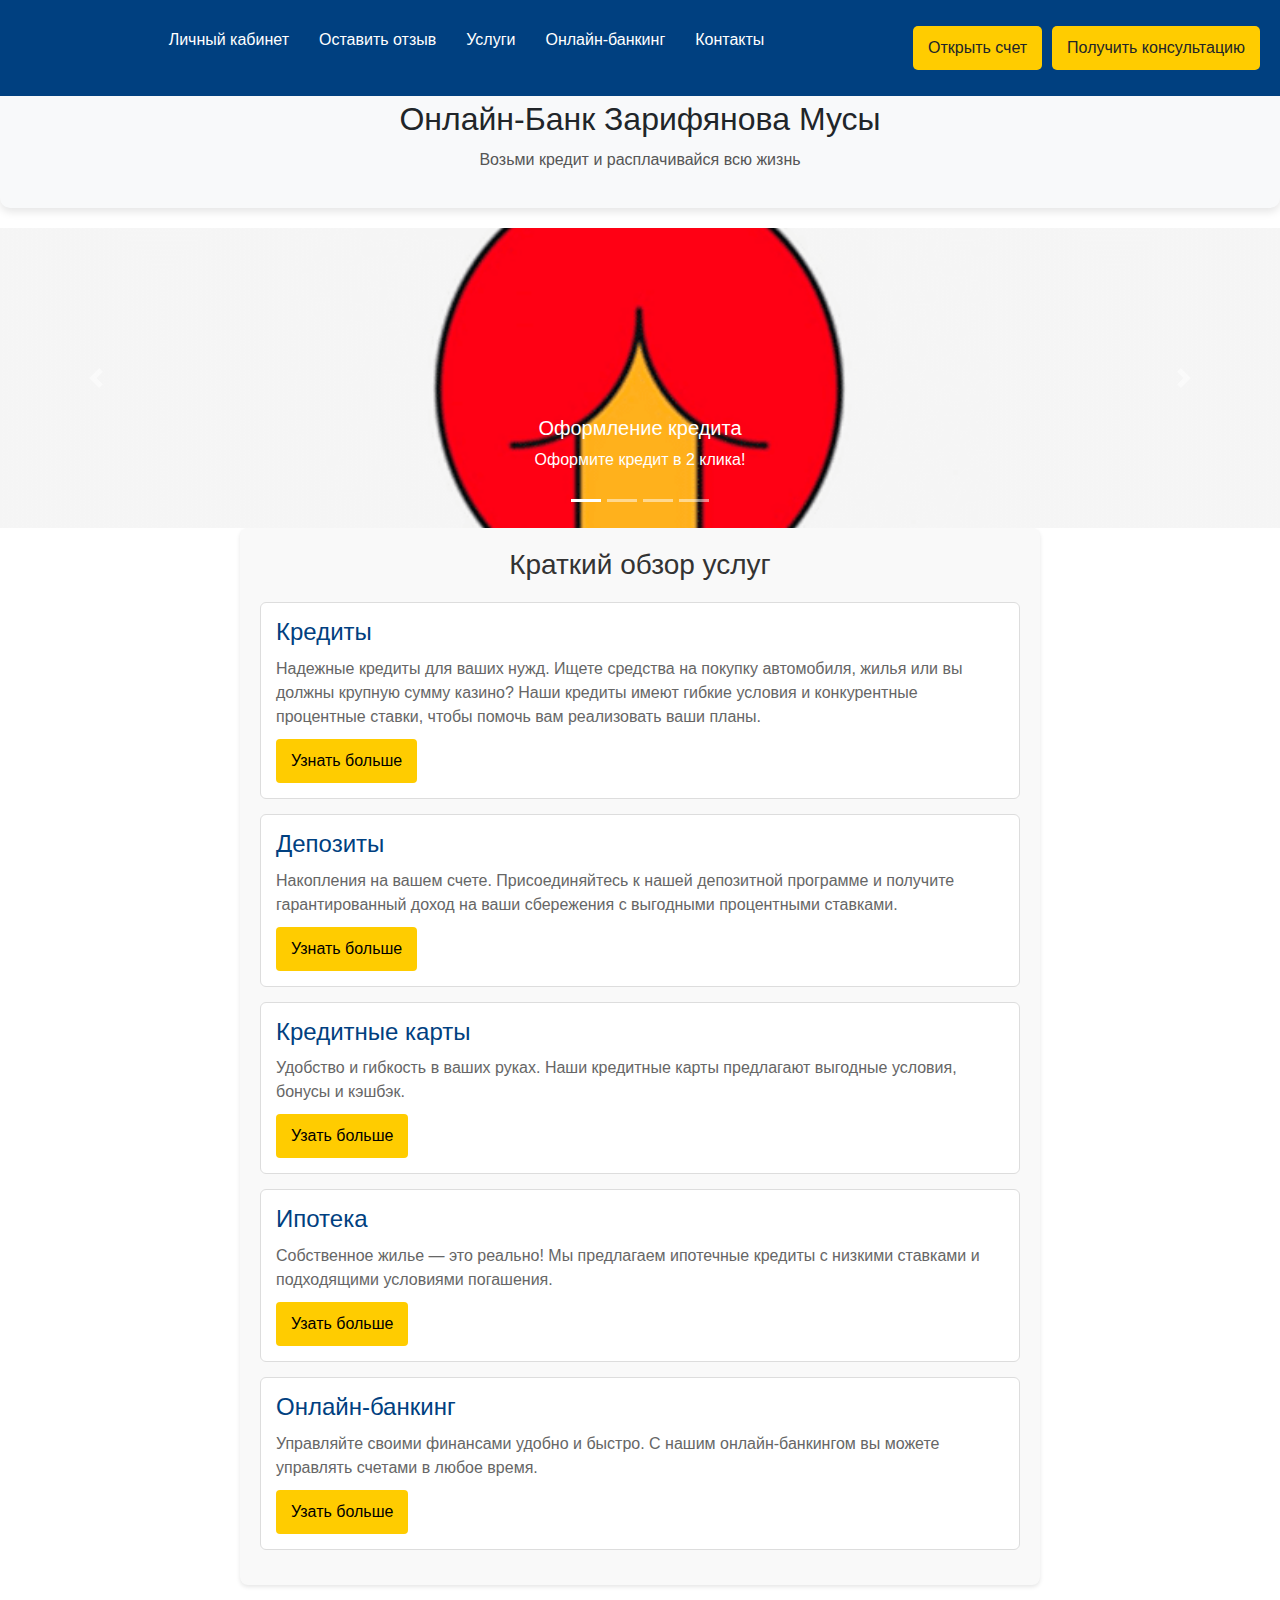
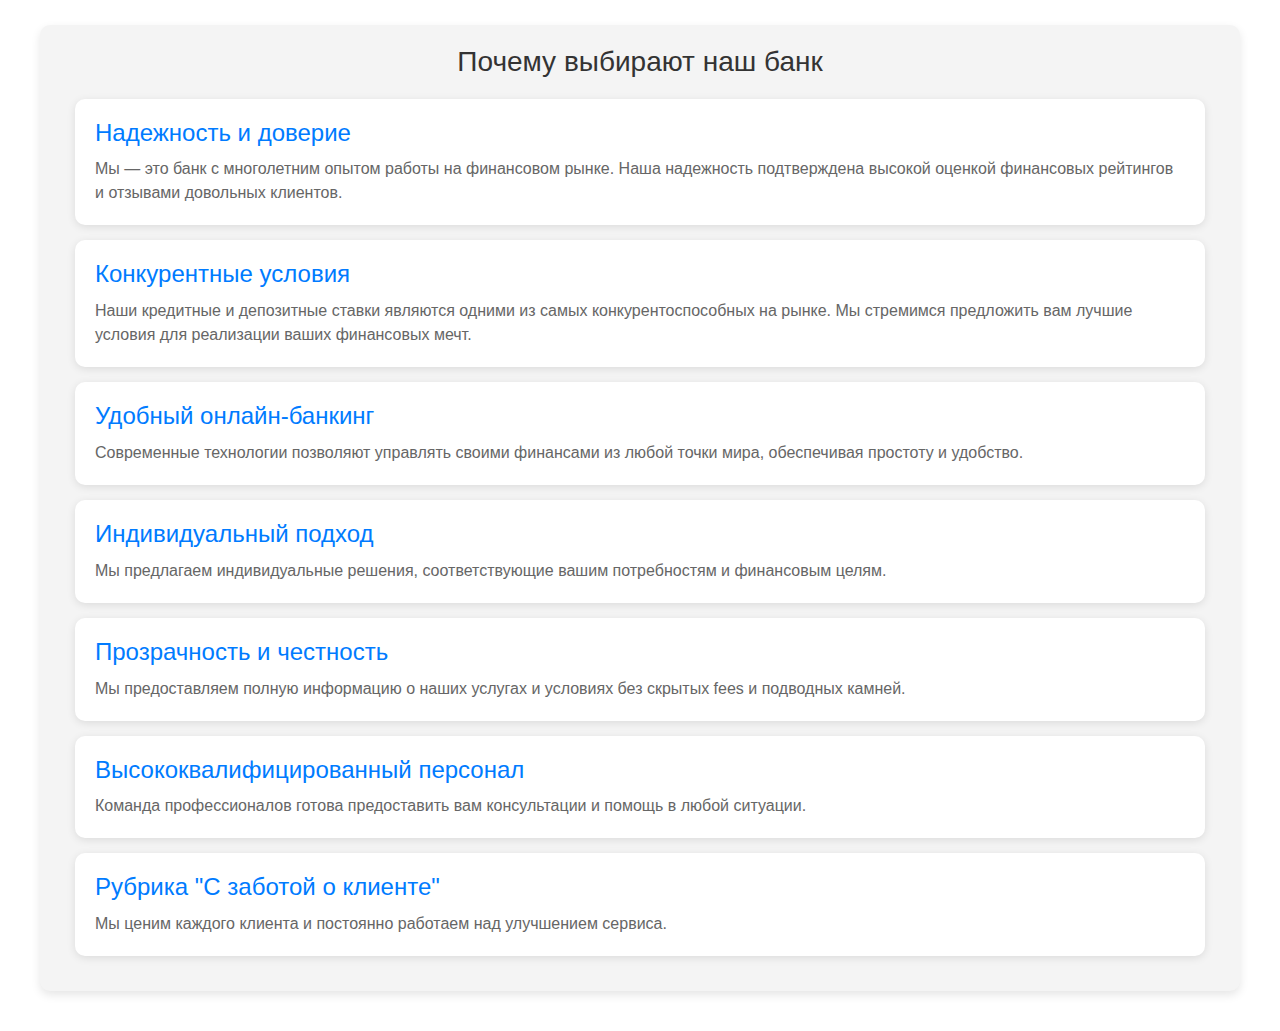
<file: index.html>
<!DOCTYPE html>
<html lang="ru">
<head>
    <meta charset="UTF-8">
    <meta name="viewport" content="width=device-width, initial-scale=1.0">
    <title>Bank</title>
    <link rel="stylesheet" href="https://stackpath.bootstrapcdn.com/bootstrap/4.5.2/css/bootstrap.min.css">
    <link rel="stylesheet" href="styles.css">
</head>
<body>
    <header class="header">
        <div class="logo">
            <a href="index.html">
                
            </a>
        </div>
        <nav class="navbar">
            <ul>
                <li><a href="profile.html">Личный кабинет</a></li>
                <!-- <li><a href="#">Кредиты</a></li>
                <li><a href="#">Депозиты</a></li>
                <li><a href="#">Кредитные карты</a></li>
                <li><a href="#">Ипотека</a></li> -->
                <li><a href="reviews.html">Оставить отзыв</a></li>
                <li><a href="service.html">Услуги</a></li>
                <li><a href="#">Онлайн-банкинг</a></li>
                <li><a href="contacts.html">Контакты</a></li>
            </ul>
        </nav>
        <div class="buttons">
            <button id="openAccount" class="btn">Открыть счет</button>
            <button class="btn" id="getConsultation">Получить консультацию</button>
        </div>
    </header>

    <div class="label">
        <h2>Онлайн-Банк Зарифянова  Мусы</h2>
        <p class="credit-note">Возьми кредит и расплачивайся всю жизнь</p>
    </div>

    <div id="carouselExampleIndicators" class="carousel slide" data-ride="carousel">
        <ol class="carousel-indicators">
            <li data-target="#carouselExampleIndicators" data-slide-to="0" class="active"></li>
            <li data-target="#carouselExampleIndicators" data-slide-to="1"></li>
            <li data-target="#carouselExampleIndicators" data-slide-to="2"></li>
            <li data-target="#carouselExampleIndicators" data-slide-to="3"></li>
        </ol>
        <div class="carousel-inner">
            <div class="carousel-item active">
                <img src="logoBank.png" class="d-block w-100" alt="Слайд 1">
                <div class="carousel-caption d-none d-md-block">
                    <h5>Оформление кредита</h5>
                    <p>Оформите кредит в 2 клика!</p>
                </div>
            </div>
            <div class="carousel-item">
                <img src="logoBank.png" class="d-block w-100" alt="Слайд 2">
                <div class="carousel-caption d-none d-md-block">
                    <h5>Иппотека</h5>
                    <p>Мечтаете о своем доме? Поможем оформить иппотеку</p>
                </div>
            </div>
            <div class="carousel-item">
                <img src="logoBank.png" class="d-block w-100" alt="Слайд 3">
                <div class="carousel-caption d-none d-md-block">
                    <h5>Депозиты</h5>
                    <p>Деньги будут работать на вас</p>
                </div>
            </div>
            <div class="carousel-item">
                <img src="logoBank.png" class="d-block w-100" alt="Слайд 2">
                <div class="carousel-caption d-none d-md-block">
                    <h5>Кредитные карты</h5>
                    <p>Оформление кредитных карт</p>
                </div>
            </div>
        </div>
        <a class="carousel-control-prev" href="#carouselExampleIndicators" role="button" data-slide="prev">
            <span class="carousel-control-prev-icon" aria-hidden="true"></span>
            <span class="sr-only">Предыдущий</span>
        </a>
        <a class="carousel-control-next" href="#carouselExampleIndicators" role="button" data-slide="next">
            <span class="carousel-control-next-icon" aria-hidden="true"></span>
            <span class="sr-only">Следующий</span>
        </a>
    </div>

    <div class="services-overview">
        <h3>Краткий обзор услуг</h3>

        <div class="service">
            <h4>Кредиты</h4>
            <p>Надежные кредиты для ваших нужд. Ищете средства на покупку автомобиля, жилья или вы должны крупную сумму казино? Наши кредиты имеют гибкие условия и конкурентные процентные ставки, чтобы помочь вам реализовать ваши планы.</p>
            <button>Узнать больше</button>
        </div>

        <div class="service">
            <h4>Депозиты</h4>
            <p>Накопления на вашем счете. Присоединяйтесь к нашей депозитной программе и получите гарантированный доход на ваши сбережения с выгодными процентными ставками.</p>
            <button>Узнать больше</button>
        </div>

        <div class="service">
            <h4>Кредитные карты</h4>
            <p>Удобство и гибкость в ваших руках. Наши кредитные карты предлагают выгодные условия, бонусы и кэшбэк.</p>
            <button>Узать больше</button>
        </div class="service">

        <div class="service">
            <h4>Ипотека</h4>
            <p>Собственное жилье — это реально! Мы предлагаем ипотечные кредиты с низкими ставками и подходящими условиями погашения.</p>
            <button>Узать больше</button>
        </div>

        <div class="service">
            <h4>Онлайн-банкинг</h4>
            <p>Управляйте своими финансами удобно и быстро. С нашим онлайн-банкингом вы можете управлять счетами в любое время.</p>
            <button>Узать больше</button>
        </div>
    </div>


    <div class="why-choose-us">
        <h3>Почему выбирают наш банк</h3>
        <div class="reason-card">
            <h4>Надежность и доверие</h4>
            <p>Мы — это банк с многолетним опытом работы на финансовом рынке. Наша надежность подтверждена высокой оценкой финансовых рейтингов и отзывами довольных клиентов.</p>
        </div>
    
        <div class="reason-card">
            <h4>Конкурентные условия</h4>
            <p>Наши кредитные и депозитные ставки являются одними из самых конкурентоспособных на рынке. Мы стремимся предложить вам лучшие условия для реализации ваших финансовых мечт.</p>
        </div>
    
        <div class="reason-card">
            <h4>Удобный онлайн-банкинг</h4>
            <p>Современные технологии позволяют управлять своими финансами из любой точки мира, обеспечивая простоту и удобство.</p>
        </div>
    
        <div class="reason-card">
            <h4>Индивидуальный подход</h4>
            <p>Мы предлагаем индивидуальные решения, соответствующие вашим потребностям и финансовым целям.</p>
        </div>
    
        <div class="reason-card">
            <h4>Прозрачность и честность</h4>
            <p>Мы предоставляем полную информацию о наших услугах и условиях без скрытых fees и подводных камней.</p>
        </div>
    
        <div class="reason-card">
            <h4>Высококвалифицированный персонал</h4>
            <p>Команда профессионалов готова предоставить вам консультации и помощь в любой ситуации.</p>
        </div>
    
        <div class="reason-card">
            <h4>Рубрика "С заботой о клиенте"</h4>
            <p>Мы ценим каждого клиента и постоянно работаем над улучшением сервиса.</p>
        </div>
    </div>

    <script src="https://code.jquery.com/jquery-3.5.1.slim.min.js"></script>
    <script src="https://cdn.jsdelivr.net/npm/@popperjs/core@2.9.2/dist/umd/popper.min.js"></script>
    <script src="https://stackpath.bootstrapcdn.com/bootstrap/4.5.2/js/bootstrap.min.js"></script>

    <script>
        document.getElementById('openAccount').addEventListener('click', function(event) {
            event.preventDefault();
            window.location.href = "openAccount.html"
        });
        document.getElementById('getConsultation').addEventListener('click', function(event) {
            event.preventDefault();
            window.location.href = 'getConsultation.html'
        });

        document.getElementById('carouselExampleIndicators').addEventListener
    </script>
</body>
</html>
</file>
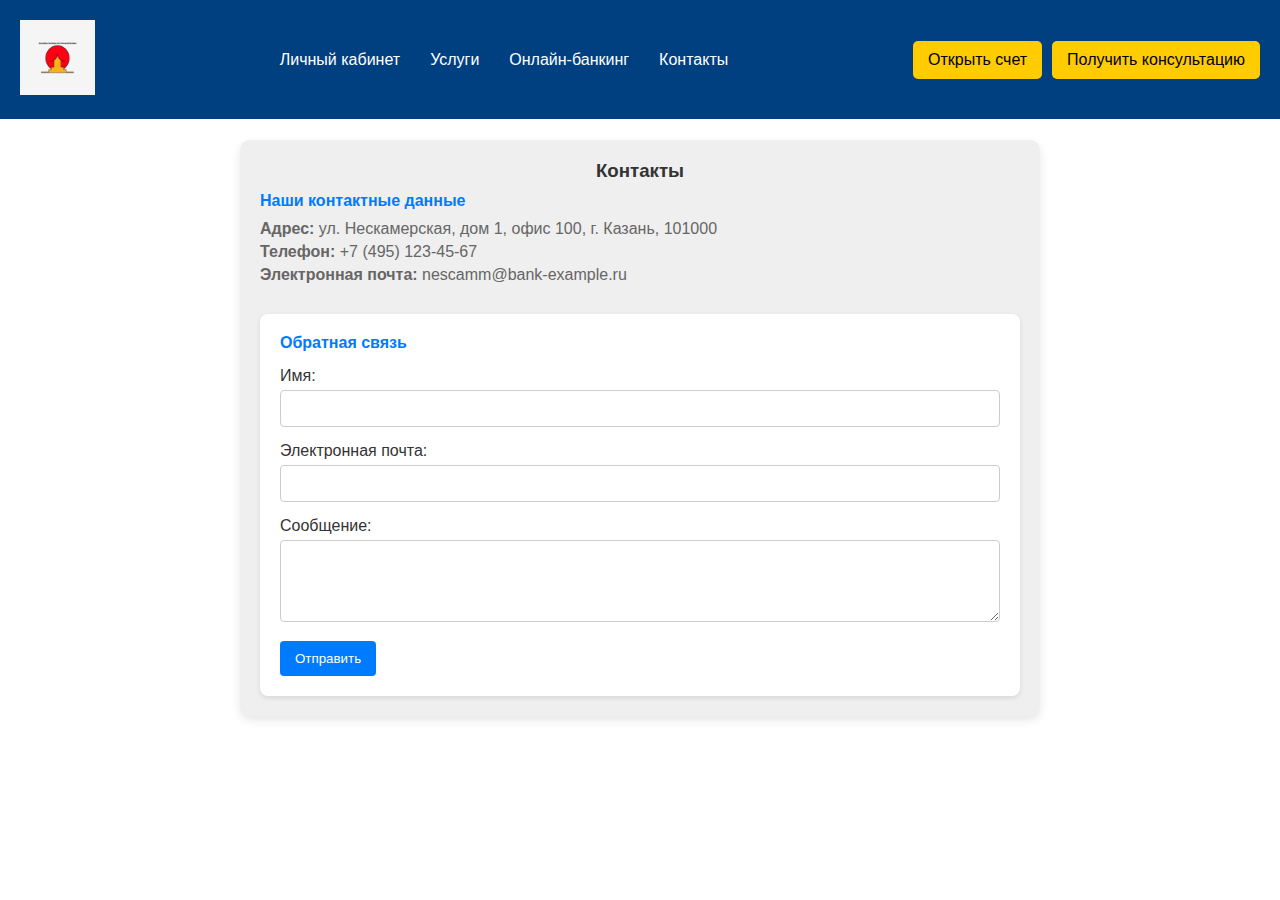
<file: contacts.html>
<!DOCTYPE html> 
<html lang="ru">
<head>
    <meta charset="UTF-8">
    <meta name="viewport" content="width=device-width, initial-scale=1.0">
    <title>Bank</title>
    <link rel="stylesheet" href="styles.css">
</head>
<body>
  <header class="header">
    <div class="logo">
      <a href="index.html">
        <img src="logoBank.png" alt="Логотип банка">
      </a>
    </div>
    <nav class="navbar">
        <ul>
            <li><a href="profile.html">Личный кабинет</a></li>
            <li><a href="service.html">Услуги</a></li>
            <li><a href="#">Онлайн-банкинг</a></li>
            <li><a href="contacts.html">Контакты</a></li>
        </ul>
    </nav>
    <div class="buttons">
        <button class="btn">Открыть счет</button>
        <button class="btn">Получить консультацию</button>
    </div>
  </header>

    <div class="contacts-section">
      <h3>Контакты</h4>

      <div class="contact-info">
        <h4>Наши контактные данные</h4>
        <p><strong>Адрес:</strong> ул. Нескамерская, дом 1, офис 100, г. Казань, 101000</p>
        <p><strong>Телефон:</strong> +7 (495) 123-45-67</p>
        <p><strong>Электронная почта:</strong> nescamm@bank-example.ru</p>
      </div>

      <div class="contact-form">
          <h4>Обратная связь</h4>
          <form action="#" method="post">
              <label for="name">Имя:</label>
              <input type="text" id="name" name="name" required>
  
              <label for="email">Электронная почта:</label>
              <input type="email" id="email" name="email" required>
  
              <label for="message">Сообщение:</label>
              <textarea id="message" name="message" rows="4" required></textarea>
  
              <button type="submit">Отправить</button>
          </form>
      </div>  
  </div>
</body>
</file>
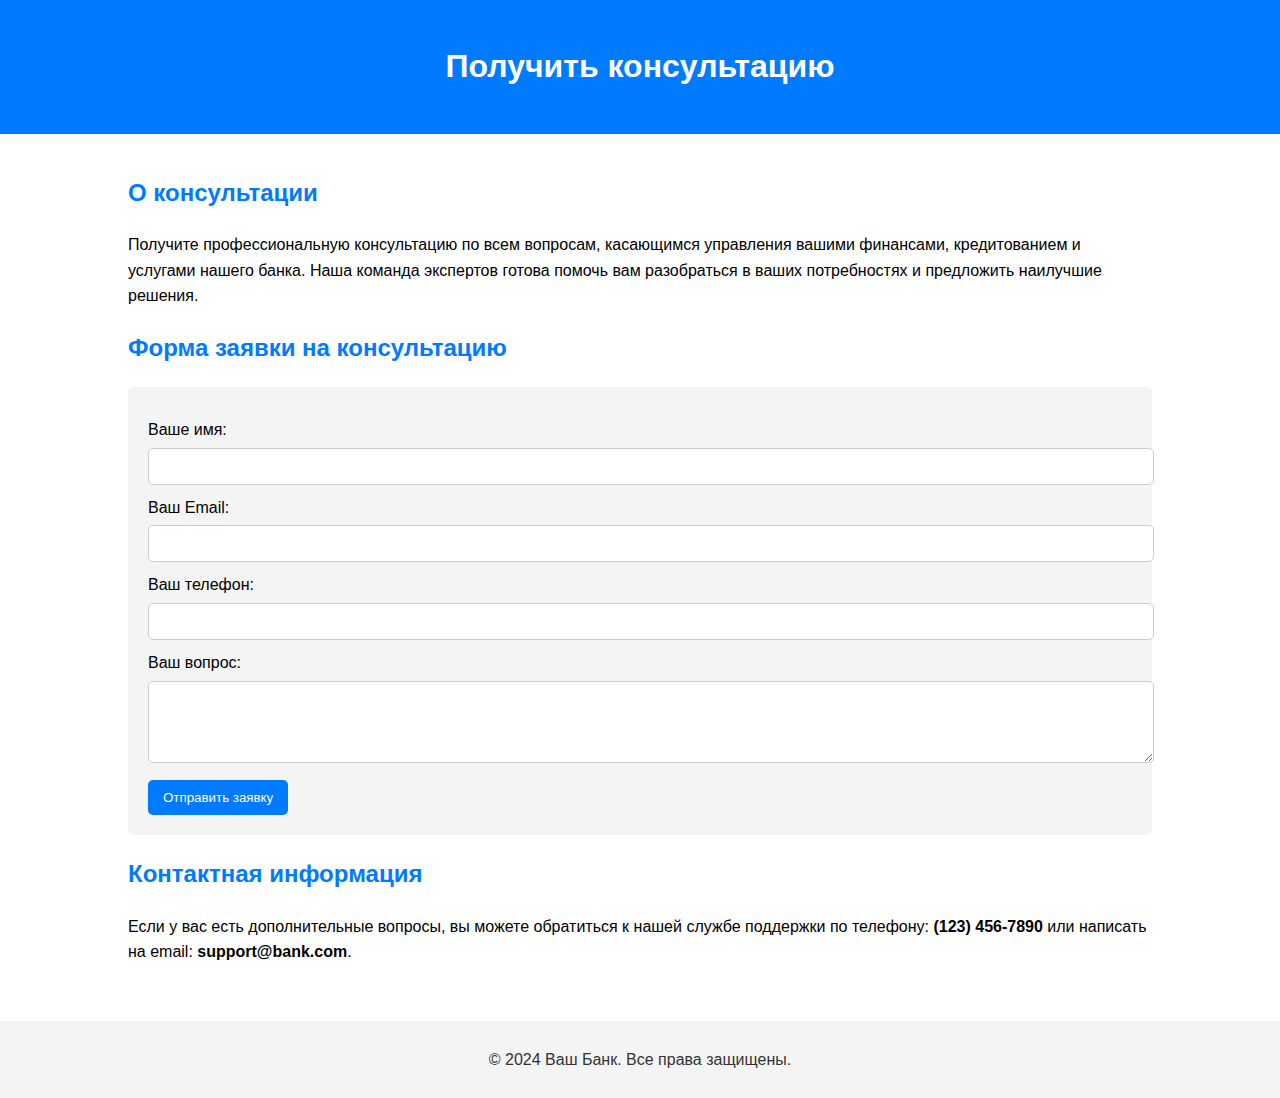
<file: getConsultation.html>
<!DOCTYPE html>
<html lang="ru">
<head>
    <meta charset="UTF-8">
    <meta name="viewport" content="width=device-width, initial-scale=1.0">
    <title>Получить консультацию</title>
    <link rel="stylesheet" href="getConsultationStyle.css">
</head>
<body>
    <header>
        <div class="container">
            <h1>Получить консультацию</h1>
        </div>
    </header>

    <main class="container">
        <section id="about">
            <h2>О консультации</h2>
            <p>Получите профессиональную консультацию по всем вопросам, касающимся управления вашими финансами, кредитованием и услугами нашего банка. Наша команда экспертов готова помочь вам разобраться в ваших потребностях и предложить наилучшие решения.</p>
        </section>

        <section id="form">
            <h2>Форма заявки на консультацию</h2>
            <form action="#" method="POST">
                <label for="name">Ваше имя:</label>
                <input type="text" id="name" name="name" required>

                <label for="email">Ваш Email:</label>
                <input type="email" id="email" name="email" required>

                <label for="phone">Ваш телефон:</label>
                <input type="tel" id="phone" name="phone" required>

                <label for="question">Ваш вопрос:</label>
                <textarea id="question" name="question" rows="4" required></textarea>

                <button id = "push" type="submit">Отправить заявку</button>
            </form>
        </section>

        <section id="contact">
            <h2>Контактная информация</h2>
            <p>Если у вас есть дополнительные вопросы, вы можете обратиться к нашей службе поддержки по телефону: <strong>(123) 456-7890</strong> или написать на email: <strong>support@bank.com</strong>.</p>
        </section>

        <script>
          document.getElementById("push").addEventListener("click", function(event) {
            event.preventDefault()

            document.location.href = "index.html"
            alert("Вы успешно записались на консультацию. Мы позвоним вам в скором времени")
          });
        </script>
    </main>

    <footer>
        <div class="container">
            <p>&copy; 2024 Ваш Банк. Все права защищены.</p>
        </div>
    </footer>
</body>
</html>
</file>
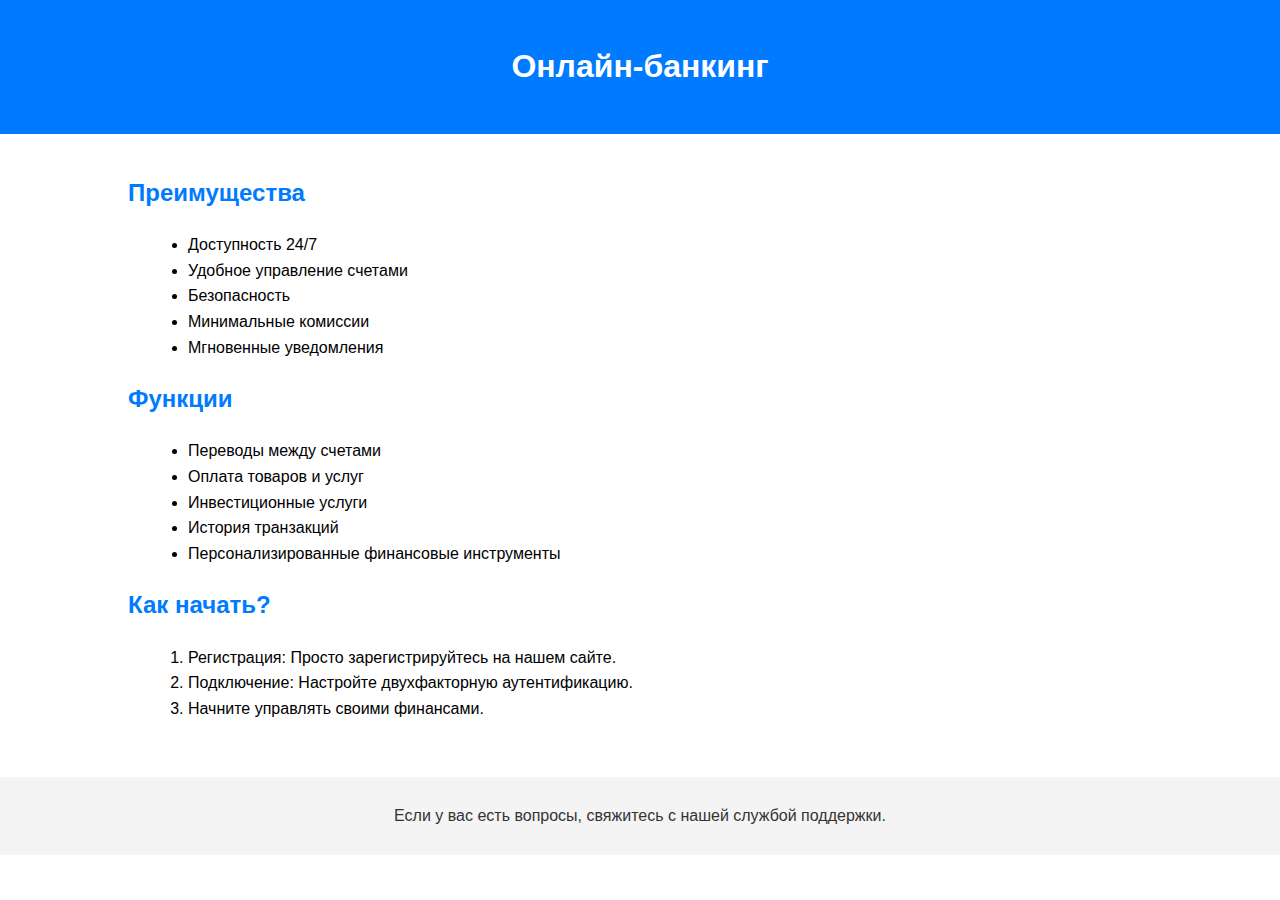
<file: onlineBanking.html>
<!DOCTYPE html>
<html lang="ru">
<head>
    <meta charset="UTF-8">
    <meta name="viewport" content="width=device-width, initial-scale=1.0">
    <title>Онлайн-банкинг</title>
    <link rel="stylesheet" href="onlineBankingStyle.css">
</head>
<body>
    <header>
        <div class="container">
            <h1>Онлайн-банкинг</h1>
        </div>
    </header>

    <main class="container">
        <section id="advantages">
            <h2>Преимущества</h2>
            <ul>
                <li>Доступность 24/7</li>
                <li>Удобное управление счетами</li>
                <li>Безопасность</li>
                <li>Минимальные комиссии</li>
                <li>Мгновенные уведомления</li>
            </ul>
        </section>

        <section id="features">
            <h2>Функции</h2>
            <ul>
                <li>Переводы между счетами</li>
                <li>Оплата товаров и услуг</li>
                <li>Инвестиционные услуги</li>
                <li>История транзакций</li>
                <li>Персонализированные финансовые инструменты</li>
            </ul>
        </section>

        <section id="start">
            <h2>Как начать?</h2>
            <ol>
                <li>Регистрация: Просто зарегистрируйтесь на нашем сайте.</li>
                <li>Подключение: Настройте двухфакторную аутентификацию.</li>
                <li>Начните управлять своими финансами.</li>
            </ol>
        </section>
    </main>

    <footer>
        <div class="container">
            <p>Если у вас есть вопросы, свяжитесь с нашей службой поддержки.</p>
        </div>
    </footer>
</body>
</html>
</file>
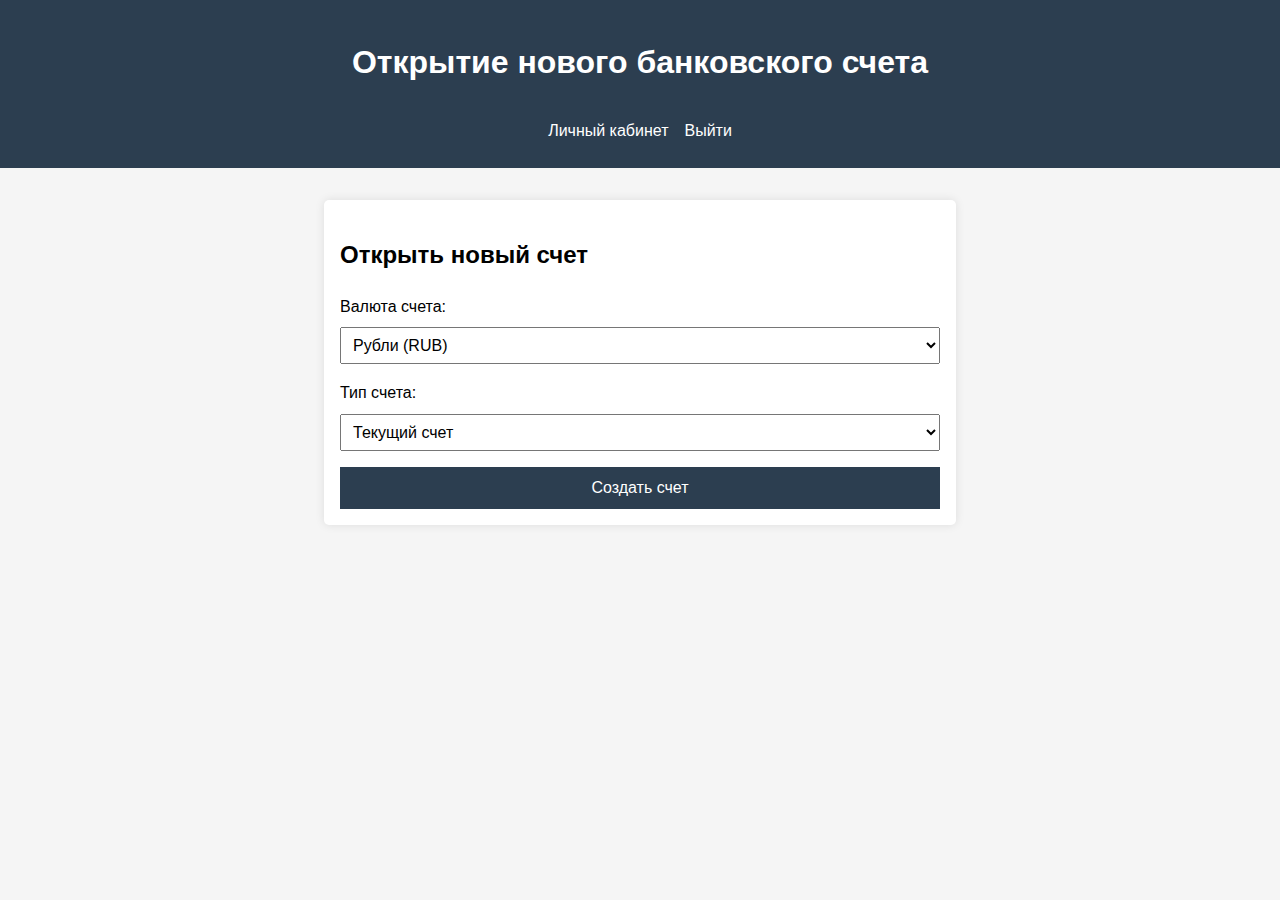
<file: openAccount.html>
<!DOCTYPE html>
<html lang="ru">
<head>
    <meta charset="UTF-8">
    <meta name="viewport" content="width=device-width, initial-scale=1.0">
    <title>Открытие нового счета - Банк</title>
    <style>
        body {
            font-family: Arial, sans-serif;
            line-height: 1.6;
            margin: 0;
            padding: 0;
            background-color: #f5f5f5;
        }
        header {
            background-color: #2c3e50;
            color: white;
            padding: 1rem;
            text-align: center;
        }
        nav {
            display: flex;
            justify-content: center;
            gap: 1rem;
            padding: 0.5rem;
        }
        nav a {
            color: white;
            text-decoration: none;
        }
        main {
            max-width: 600px;
            margin: 2rem auto;
            padding: 1rem;
            background: white;
            border-radius: 5px;
            box-shadow: 0 0 10px rgba(0,0,0,0.1);
        }
        .form-group {
            margin-bottom: 1rem;
        }
        label {
            display: block;
            margin-bottom: 0.5rem;
        }
        select, button {
            width: 100%;
            padding: 0.5rem;
            font-size: 1rem;
        }
        button {
            background-color: #2c3e50;
            color: white;
            border: none;
            cursor: pointer;
            padding: 0.75rem;
        }
        button:hover {
            background-color: #1a252f;
        }
        .hidden {
            display: none;
        }
        .success {
            color: green;
            margin-top: 1rem;
            padding: 0.5rem;
            background-color: #e8f5e9;
        }
        .error {
            color: red;
            margin-top: 1rem;
            padding: 0.5rem;
            background-color: #ffebee;
        }
    </style>
</head>
<body>
    <header>
        <h1>Открытие нового банковского счета</h1>
        <nav>
            <a href="/dashboard">Личный кабинет</a>
            <a href="/logout">Выйти</a>
        </nav>
    </header>

    <main>
        <div class="account-creation-container">
            <h2>Открыть новый счет</h2>
            
            <form id="createAccountForm">
                <div class="form-group">
                    <label for="currency">Валюта счета:</label>
                    <select id="currency" name="currency" required>
                        <option value="RUB">Рубли (RUB)</option>
                        <option value="USD">Доллары (USD)</option>
                        <option value="EUR">Евро (EUR)</option>
                    </select>
                </div>
                
                <div class="form-group">
                    <label for="accountType">Тип счета:</label>
                    <select id="accountType" name="accountType" required>
                        <option value="current">Текущий счет</option>
                        <option value="savings">Сберегательный счет</option>
                    </select>
                </div>
                
                <button type="submit" class="btn-primary">Создать счет</button>
            </form>
            
            <div id="responseMessage" class="hidden"></div>
        </div>
    </main>

    <script>
        document.getElementById("createAccountForm").addEventListener("submit", async function(e) {
            e.preventDefault();
            
            const submitBtn = e.target.querySelector('button[type="submit"]');
            const messageDiv = document.getElementById("responseMessage");
            
            submitBtn.disabled = true;
            submitBtn.textContent = "Создание...";
            messageDiv.className = "hidden";
            
            try {
                const formData = {
                    currency: document.getElementById("currency").value,
                    accountType: document.getElementById("accountType").value
                };
                
                const response = await fetch('openAccount.php', {
                    method: 'POST',
                    headers: {
                        'Content-Type': 'application/json'
                    },
                    body: JSON.stringify(formData),
                    credentials: 'include'
                });
                
                const result = await response.json();
                
                if (!response.ok) {
                    throw new Error(result.message || 'Ошибка сервера');
                }
                
                // NEW: Показываем проценты для сберегательного счета
                let message = `Счет №${result.accountNumber} (${result.currency}, ${result.accountType}) создан!`;
                if (result.accountType === 'savings' && result.interest !== null) {
                    message += `<br>Примерный доход за год: ${result.interest} ${result.currency}`;
                }
                
                messageDiv.innerHTML = message;
                messageDiv.className = "success";
                
                setTimeout(() => {
                    window.location.href = '/dashboard';
                }, 3000);
                
            } catch (error) {
                messageDiv.textContent = error.message;
                messageDiv.className = "error";
            } finally {
                submitBtn.disabled = false;
                submitBtn.textContent = "Создать счет";
            }
        });
    </script>
</body>
</html>
</file>
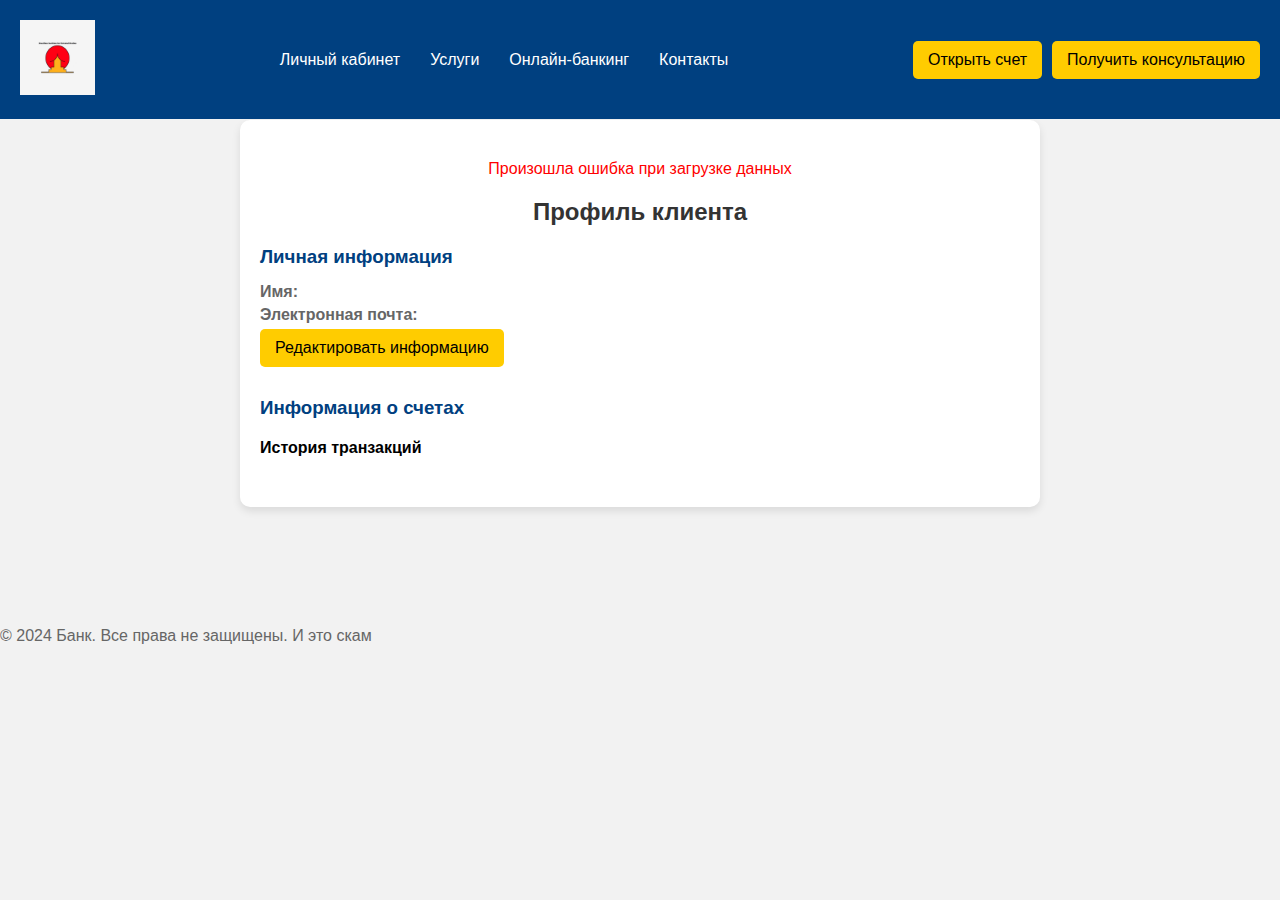
<file: profile.html>
<!DOCTYPE html>
<html lang="ru">
<head>
    <meta charset="UTF-8">
    <meta name="viewport" content="width=device-width, initial-scale=1.0">
    <title>Профиль клиента</title>
    <link rel="stylesheet" href="headerStyles.css">
    <style>
        .transactions {
            margin-top: 20px;
            width: 100%;
            border-collapse: collapse;
        }
        
        .transactions th, .transactions td {
            border: 1px solid #ddd;
            padding: 8px;
            text-align: left;
        }
        
        .transactions th {
            background-color: #f2f2f2;
        }
        
        .transactions tr:nth-child(even) {
            background-color: #f9f9f9;
        }
        
        .transactions tr:hover {
            background-color: #f1f1f1;
        }
        
        .transaction-type {
            font-weight: bold;
        }
        
        .income {
            color: green;
        }
        
        .expense {
            color: red;
        }
        
        .error-message {
            color: red;
            text-align: center;
            margin: 20px;
        }

        .success-message {
            color: green;
            text-align: center;
            margin: 20px;
            font-weight: bold;
        }

        #editForm {
            background-color: #f8f9fa;
            padding: 20px;
            border-radius: 5px;
            border: 1px solid #ddd;
            margin-top: 15px;
        }

        #editForm input {
            width: 100%;
            padding: 8px;
            margin-bottom: 10px;
            border: 1px solid #ddd;
            border-radius: 4px;
        }

        #editForm div {
            margin-bottom: 15px;
        }

        #editForm label {
            display: block;
            margin-bottom: 5px;
            font-weight: bold;
        }
    </style>
</head>
<body>
    <header class="header">
        <div class="logo">
            <a href="index.html">
                <img src="logoBank.png" alt="Логотип банка">
            </a>
        </div>
        <nav class="navbar">
            <ul>
                <li><a href="profile.php">Личный кабинет</a></li>
                <li><a href="service.html">Услуги</a></li>
                <li><a href="#">Онлайн-банкинг</a></li>
                <li><a href="contacts.html">Контакты</a></li>
            </ul>
        </nav>
        <div class="buttons">
            <button class="btn">Открыть счет</button>
            <button class="btn">Получить консультацию</button>
        </div>
    </header>

    <div class="profile-container">
        <h2>Профиль клиента</h2>
        
        <div class="profile-info">
            <h3>Личная информация</h3>
            <p><strong>Имя:</strong> <span id="userName"></span></p>
            <p><strong>Электронная почта:</strong> <span id="userEmail"></span></p>
            <button class="btn" id="editButton">Редактировать информацию</button>
            
            <!-- Форма редактирования -->
            <div id="editForm" style="display: none;">
                <h4>Редактировать информацию</h4>
                <div>
                    <label for="editName">Имя:</label>
                    <input type="text" id="editName" required>
                </div>
                <div>
                    <label for="editEmail">Email:</label>
                    <input type="email" id="editEmail" required>
                </div>
                <div>
                    <button class="btn" id="saveButton" style="margin-right: 10px;">Сохранить</button>
                    <button class="btn" id="cancelButton">Отменить</button>
                </div>
            </div>
        </div>

        <div class="account-details">
            <h3>Информация о счетах</h3>
            <div id="accountsInfo"></div>
            
            <h4 style="margin-top: 20px;">История транзакций</h4>
            <div id="transactionsInfo"></div>
        </div>
    </div>

    <footer>
        <p>&copy; 2024 Банк. Все права не защищены. И это скам</p>
    </footer>

    <script>
    document.addEventListener('DOMContentLoaded', async function() {
        try {
            const response = await fetch('profileBack.php', {
                method: 'GET',
                headers: {
                    'Content-Type': 'application/json'
                },
                credentials: 'include'
            });

            if (!response.ok) {
                throw new Error(`Ошибка сервера: ${response.status}`);
            }

            const result = await response.json();

            if (result.status === "success") {
                // Заполняем данные пользователя
                document.getElementById('userName').textContent = result.user.full_name;
                document.getElementById('userEmail').textContent = result.user.email;

                // Заполняем информацию о счетах
                const accountsInfo = document.getElementById('accountsInfo');
                if (result.accounts && result.accounts.length > 0) {
                    result.accounts.forEach(account => {
                        const accountDiv = document.createElement('div');
                        accountDiv.innerHTML = `
                            <p><strong>Номер счета:</strong> ${account.id}</p>
                            <p><strong>Баланс:</strong> ${account.balance} ${account.currency}</p>
                            <hr>
                        `;
                        accountsInfo.appendChild(accountDiv);
                    });
                } else {
                    accountsInfo.innerHTML = '<p>У вас пока нет открытых счетов</p>';
                }

                // Заполняем транзакции
                const transactionsInfo = document.getElementById('transactionsInfo');
                if (result.transactions && result.transactions.length > 0) {
                    const table = document.createElement('table');
                    table.className = 'transactions';
                    table.innerHTML = `
                        <thead>
                            <tr>
                                <th>Дата</th>
                                <th>Описание</th>
                                <th>Сумма</th>
                                <th>Тип</th>
                                <th>Статус</th>
                            </tr>
                        </thead>
                        <tbody id="transactionsBody"></tbody>
                    `;
                    transactionsInfo.appendChild(table);

                    const tbody = document.getElementById('transactionsBody');
                    result.transactions.forEach(transaction => {
                        const amountClass = (transaction.transaction_type === 'income' || transaction.amount > 0) ? 'income' : 'expense';
                        const amountSign = (transaction.transaction_type === 'income' || transaction.amount > 0) ? '+' : '-';
                        const formattedAmount = `${amountSign} ${Math.abs(transaction.amount)} ${transaction.currency}`;
                        const transactionType = (transaction.transaction_type === 'income' || transaction.amount > 0) ? 'Доход' : 'Расход';

                        const row = document.createElement('tr');
                        row.innerHTML = `
                            <td>${new Date(transaction.transaction_date).toLocaleString()}</td>
                            <td>${transaction.description || 'Без описания'}</td>
                            <td class="${amountClass}">${formattedAmount}</td>
                            <td><span class="transaction-type ${amountClass}">${transactionType}</span></td>
                            <td>${transaction.status}</td>
                        `;
                        tbody.appendChild(row);
                    });
                } else {
                    transactionsInfo.innerHTML = '<p>Нет данных о транзакциях</p>';
                }

            } else {
                showError(result.message || "Ошибка загрузки данных");
            }
        } catch (error) {
            console.error("Ошибка:", error);
            showError("Произошла ошибка при загрузке данных");
        }

        // Обработчики для редактирования профиля
        document.getElementById('editButton').addEventListener('click', showEditForm);
    });

    function showError(message) {
        const errorDiv = document.createElement('div');
        errorDiv.className = 'error-message';
        errorDiv.textContent = message;
        document.querySelector('.profile-container').prepend(errorDiv);
    }

    function showEditForm() {
        // Заполняем форму текущими значениями
        document.getElementById('editName').value = document.getElementById('userName').textContent;
        document.getElementById('editEmail').value = document.getElementById('userEmail').textContent;
        
        // Показываем форму и скрываем кнопку редактирования
        document.getElementById('editForm').style.display = 'block';
        document.getElementById('editButton').style.display = 'none';
        
        // Добавляем обработчики для новых кнопок
        document.getElementById('saveButton').addEventListener('click', saveChanges);
        document.getElementById('cancelButton').addEventListener('click', cancelEdit);
    }

    async function saveChanges() {
        const fullName = document.getElementById('editName').value.trim();
        const email = document.getElementById('editEmail').value.trim();
        
        // Простая валидация
        if (!fullName || !email) {
            alert('Пожалуйста, заполните все поля');
            return;
        }
        
        if (!email.includes('@')) {
            alert('Пожалуйста, введите корректный email');
            return;
        }
        
        try {
            // Отправляем данные на сервер
            const response = await fetch('profileBack.php', {
                method: 'POST',
                headers: {
                    'Content-Type': 'application/json',
                },
                body: JSON.stringify({
                    full_name: fullName,
                    email: email
                }),
                credentials: 'include'
            });
            
            const result = await response.json();
            
            if (result.status === "success") {
                // Обновляем данные на странице
                document.getElementById('userName').textContent = fullName;
                document.getElementById('userEmail').textContent = email;
                
                // Закрываем форму
                cancelEdit();
                
                // Показываем сообщение об успехе
                showSuccessMessage('Данные успешно обновлены');
            } else {
                alert(result.message || 'Ошибка при обновлении данных');
            }
        } catch (error) {
            console.error('Ошибка:', error);
            alert('Произошла ошибка при сохранении данных');
        }
    }

    function cancelEdit() {
        // Скрываем форму и показываем кнопку редактирования
        document.getElementById('editForm').style.display = 'none';
        document.getElementById('editButton').style.display = 'block';
    }

    function showSuccessMessage(message) {
        const successDiv = document.createElement('div');
        successDiv.className = 'success-message';
        successDiv.textContent = message;
        document.querySelector('.profile-container').prepend(successDiv);
        
        // Удаляем сообщение через 3 секунды
        setTimeout(() => {
            successDiv.remove();
        }, 3000);
    }
    </script>
</body>
</html>
</file>
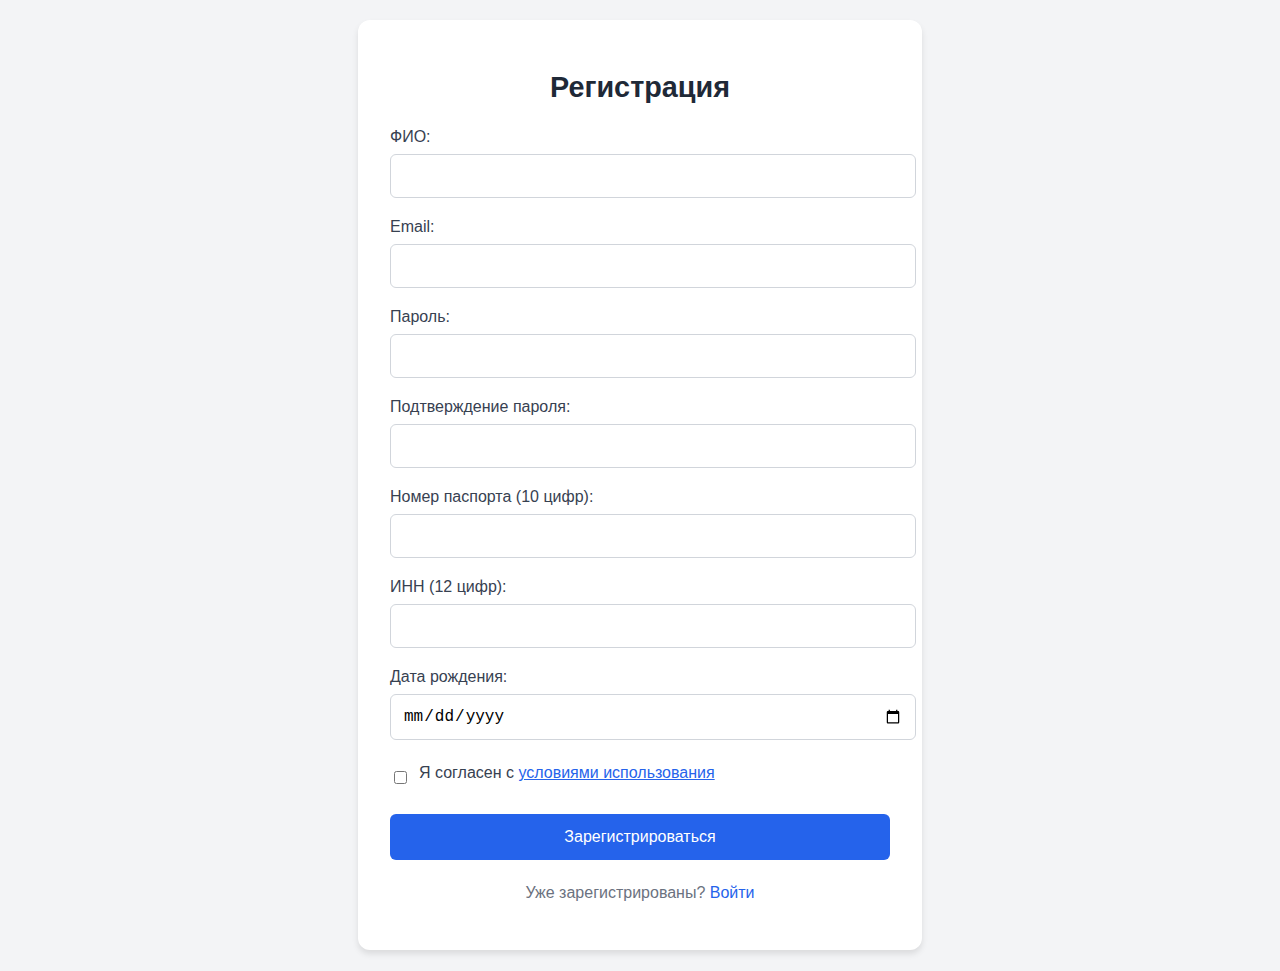
<file: registerWindow.html>
<!DOCTYPE html>
<html lang="ru">
<head>
    <meta charset="UTF-8" />
    <meta name="viewport" content="width=device-width, initial-scale=1" />
    <title>Регистрация в банке</title>
    <style>
        :root {
            --primary: #2563eb;
            --error: #dc2626;
            --success: #16a34a;
            --gray: #6b7280;
        }
        body {
            font-family: 'Segoe UI', Tahoma, Geneva, Verdana, sans-serif;
            background-color: #f3f4f6;
            display: flex;
            justify-content: center;
            align-items: center;
            min-height: 100vh;
            margin: 0;
            padding: 20px;
        }
        .container {
            background: white;
            padding: 2rem;
            border-radius: 12px;
            box-shadow: 0 4px 6px rgba(0, 0, 0, 0.1);
            width: 100%;
            max-width: 500px;
        }
        h1 {
            text-align: center;
            color: #1f2937;
            margin-bottom: 1.5rem;
            font-size: 1.8rem;
        }
        .form-group {
            margin-bottom: 1.25rem;
        }
        label {
            display: block;
            margin-bottom: 0.5rem;
            font-weight: 500;
            color: #374151;
        }
        input {
            width: 100%;
            padding: 0.75rem;
            border: 1px solid #d1d5db;
            border-radius: 6px;
            font-size: 1rem;
            transition: border-color 0.3s;
        }
        input:focus {
            outline: none;
            border-color: var(--primary);
            box-shadow: 0 0 0 3px rgba(37, 99, 235, 0.1);
        }
        .error-message {
            color: var(--error);
            font-size: 0.875rem;
            margin-top: 0.25rem;
            display: none;
        }
        .checkbox {
            display: flex;
            align-items: center;
            margin: 1.5rem 0;
        }
        .checkbox input {
            width: auto;
            margin-right: 0.75rem;
        }
        button {
            width: 100%;
            background-color: var(--primary);
            color: white;
            border: none;
            padding: 0.875rem;
            border-radius: 6px;
            font-size: 1rem;
            font-weight: 500;
            cursor: pointer;
            transition: background-color 0.3s;
        }
        button:hover {
            background-color: #1d4ed8;
        }
        button:disabled {
            background-color: #9ca3af;
            cursor: not-allowed;
        }
        .login-link {
            text-align: center;
            margin-top: 1.5rem;
            color: var(--gray);
        }
        .login-link a {
            color: var(--primary);
            text-decoration: none;
            font-weight: 500;
        }
        .login-link a:hover {
            text-decoration: underline;
        }
        .loading {
            display: inline-block;
            width: 20px;
            height: 20px;
            border: 3px solid rgba(255,255,255,.3);
            border-radius: 50%;
            border-top-color: white;
            animation: spin 1s ease-in-out infinite;
            margin-left: 10px;
            vertical-align: middle;
        }
        @keyframes spin {
            to { transform: rotate(360deg); }
        }
    </style>
</head>
<body>
    <div class="container">
        <h1>Регистрация</h1>
        <form id="registerForm" novalidate>
            <div class="form-group">
                <label for="full_name">ФИО:</label>
                <input type="text" id="full_name" name="full_name" required />
                <div id="full_name-error" class="error-message"></div>
            </div>

            <div class="form-group">
                <label for="email">Email:</label>
                <input type="email" id="email" name="email" required />
                <div id="email-error" class="error-message"></div>
            </div>

            <div class="form-group">
                <label for="password">Пароль:</label>
                <input type="password" id="password" name="password" required minlength="6" />
                <div id="password-error" class="error-message"></div>
            </div>

            <div class="form-group">
                <label for="confirm-password">Подтверждение пароля:</label>
                <input type="password" id="confirm-password" name="confirm-password" required />
                <div id="confirm-password-error" class="error-message"></div>
            </div>

            <div class="form-group">
                <label for="passport">Номер паспорта (10 цифр):</label>
                <input type="text" id="passport" name="passport" required />
                <div id="passport-error" class="error-message"></div>
            </div>

            <div class="form-group">
                <label for="inn">ИНН (12 цифр):</label>
                <input type="text" id="inn" name="inn" required />
                <div id="inn-error" class="error-message"></div>
            </div>

            <div class="form-group">
                <label for="birthdate">Дата рождения:</label>
                <input type="date" id="birthdate" name="birthdate" required />
                <div id="birthdate-error" class="error-message"></div>
            </div>

            <div class="checkbox">
                <input type="checkbox" id="agree" name="agree" required />
                <label for="agree">Я согласен с <a href="#" style="color: var(--primary);">условиями использования</a></label>
            </div>

            <button type="submit" id="submitBtn">
                <span id="btnText">Зарегистрироваться</span>
                <span id="btnLoading" class="loading" style="display: none;"></span>
            </button>
        </form>

        <div class="login-link">
            <p>Уже зарегистрированы? <a href="signIn.html">Войти</a></p>
        </div>
    </div>

    <script>
        <!-- внутри <script> -->
document.addEventListener('DOMContentLoaded', () => {
    const form = document.getElementById('registerForm');
    const submitBtn = document.getElementById('submitBtn');
    const btnText = document.getElementById('btnText');
    const btnLoading = document.getElementById('btnLoading');

    form.addEventListener('submit', async (e) => {
        e.preventDefault();

        // Сброс сообщений
        document.querySelectorAll('.error-message').forEach(el => {
            el.textContent = '';
            el.style.display = 'none';
        });

        const password = document.getElementById('password').value;
        const confirmPassword = document.getElementById('confirm-password').value;

        if (password !== confirmPassword) {
            showError('confirm-password-error', 'Пароли не совпадают');
            return;
        }

        submitBtn.disabled = true;
        btnText.textContent = 'Отправка...';
        btnLoading.style.display = 'inline-block';

        try {
            const formData = new FormData(form);
            const response = await fetch('registerBack.php', {
                method: 'POST',
                body: formData,
            });
            const result = await response.json();

            if (result.status === 'success') {
                alert('Регистрация прошла успешно!');
                window.location.href = 'signIn.html';
            } else {
                alert(result.message); // показываем сообщение из триггера
            }
        } catch (error) {
            console.error('Ошибка:', error);
            alert('Ошибка при отправке формы');
        } finally {
            submitBtn.disabled = false;
            btnText.textContent = 'Зарегистрироваться';
            btnLoading.style.display = 'none';
        }
    });

    function showError(id, message) {
        const el = document.getElementById(id);
        el.textContent = message;
        el.style.display = 'block';
    }
});
    </script>
</body>
</html>
</file>
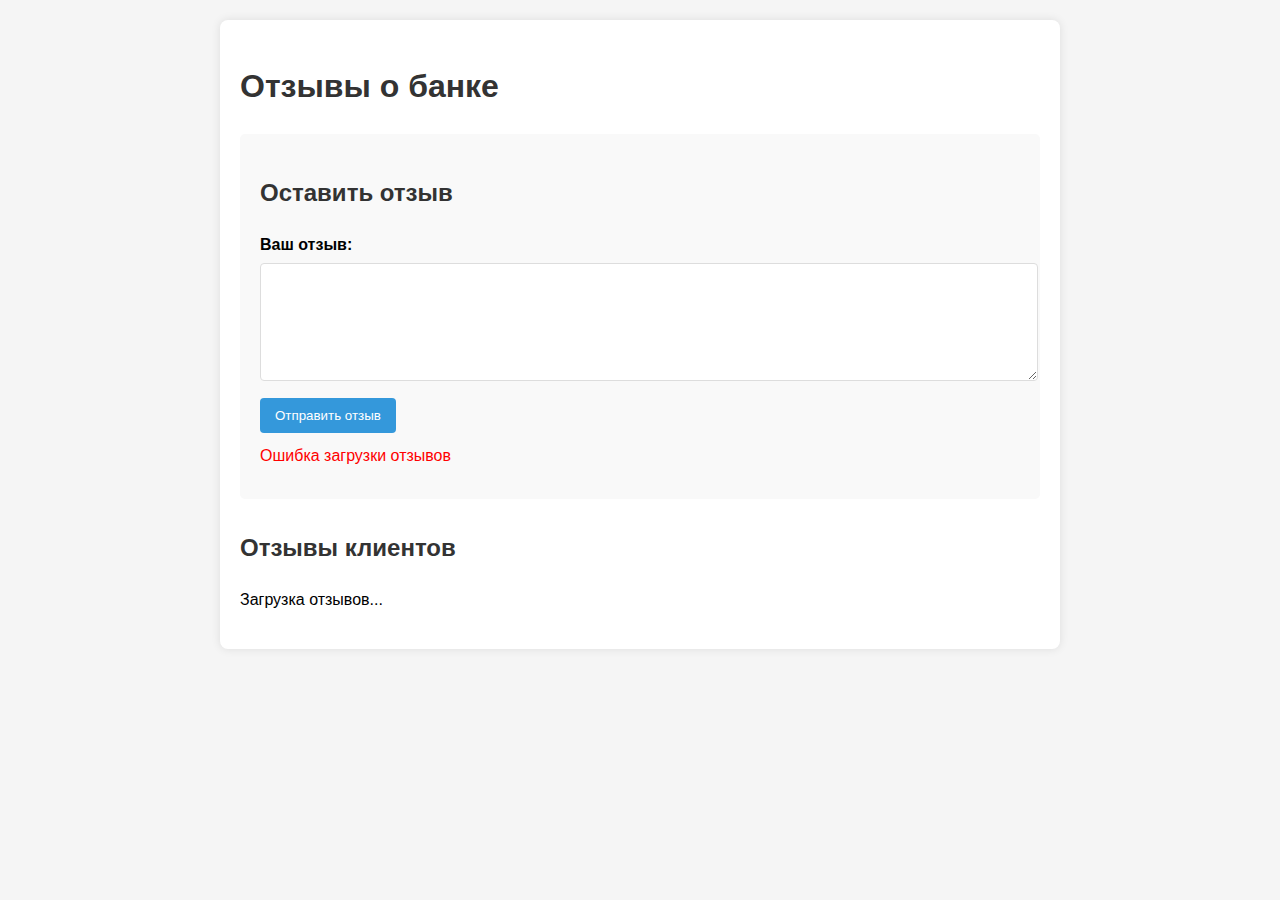
<file: reviews.html>
<!DOCTYPE html>
<html lang="ru">
<head>
    <meta charset="UTF-8">
    <meta name="viewport" content="width=device-width, initial-scale=1.0">
    <title>Отзывы о банке</title>
    <style>
        body {
            font-family: Arial, sans-serif;
            line-height: 1.6;
            margin: 0;
            padding: 20px;
            background-color: #f5f5f5;
        }
        .container {
            max-width: 800px;
            margin: 0 auto;
            background: white;
            padding: 20px;
            border-radius: 8px;
            box-shadow: 0 0 10px rgba(0,0,0,0.1);
        }
        h1, h2 {
            color: #333;
        }
        #review-form {
            background: #f9f9f9;
            padding: 20px;
            border-radius: 5px;
            margin-bottom: 30px;
        }
        label {
            display: block;
            margin: 10px 0 5px;
            font-weight: bold;
        }
        textarea {
            width: 100%;
            padding: 8px;
            margin-bottom: 10px;
            border: 1px solid #ddd;
            border-radius: 4px;
            height: 100px;
        }
        button {
            background: #3498db;
            color: white;
            border: none;
            padding: 10px 15px;
            border-radius: 4px;
            cursor: pointer;
        }
        button:hover {
            background: #2980b9;
        }
        .reviews-section {
            margin-top: 30px;
        }
        .review {
            border-bottom: 1px solid #eee;
            padding: 15px 0;
        }
        .review:last-child {
            border-bottom: none;
        }
        .review h3 {
            margin: 0 0 5px 0;
            color: #3498db;
        }
        .review small {
            color: #777;
            font-size: 0.9em;
        }
        .error-message {
            color: red;
            margin: 10px 0;
        }
        .success-message {
            color: green;
            margin: 10px 0;
        }
    </style>
</head>
<body>
    <div class="container">
        <h1>Отзывы о банке</h1>
        
        <form id="review-form">
            <h2>Оставить отзыв</h2>
            
            <label for="review-text">Ваш отзыв:</label>
            <textarea id="review-text" required></textarea>

            <button type="submit">Отправить отзыв</button>
            <div id="form-message"></div>
        </form>

        <!-- Секция для отображения существующих отзывов -->
        <div class="reviews-section">
            <h2>Отзывы клиентов</h2>
            <div id="reviews-list">
                <!-- Отзывы будут загружаться здесь -->
                <p>Загрузка отзывов...</p>
            </div>
        </div>
    </div>

    <script>
    document.addEventListener('DOMContentLoaded', function() {
        // Загрузка отзывов при загрузке страницы
        loadReviews();
        
        // Обработка отправки формы
        document.getElementById('review-form').addEventListener('submit', function(e) {
            e.preventDefault();
            
            const reviewText = document.getElementById('review-text').value.trim();
            
            if (!reviewText) {
                showFormMessage('Пожалуйста, напишите отзыв', 'error');
                return;
            }
            
            submitReview(reviewText);
        });
    });
    
    function loadReviews() {
        fetch('reviewsBack.php')
            .then(response => response.json())
            .then(data => {
                if (data.status === "success") {
                    displayReviews(data.reviews);
                } else {
                    showFormMessage('Ошибка загрузки отзывов', 'error');
                    console.error('Ошибка:', data.message);
                }
            })
            .catch(error => {
                showFormMessage('Ошибка загрузки отзывов', 'error');
                console.error('Ошибка:', error);
            });
    }
    
    function submitReview(reviewText) {
        showFormMessage('Отправка отзыва...', 'info');
        
        fetch('reviewsBack.php', {
            method: 'POST',
            headers: {
                'Content-Type': 'application/json',
            },
            body: JSON.stringify({
                review_text: reviewText
            })
        })
        .then(response => response.json())
        .then(data => {
            if (data.status === "success") {
                // Очищаем форму
                document.getElementById('review-form').reset();
                // Добавляем новый отзыв в список
                addReview(data.review);
                showFormMessage('Спасибо за ваш отзыв!', 'success');
            } else {
                showFormMessage('Ошибка: ' + (data.message || 'Не удалось отправить отзыв'), 'error');
            }
        })
        .catch(error => {
            console.error('Ошибка:', error);
            showFormMessage('Произошла ошибка при отправке отзыва', 'error');
        });
    }
    
    function displayReviews(reviews) {
        const reviewsList = document.getElementById('reviews-list');
        reviewsList.innerHTML = '';
        
        if (reviews.length === 0) {
            reviewsList.innerHTML = '<p>Пока нет отзывов. Будьте первым!</p>';
            return;
        }
        
        reviews.forEach(review => {
            addReview(review, reviewsList);
        });
    }
    
    function addReview(review, container = null) {
        if (!container) {
            container = document.getElementById('reviews-list');
        }
        
        const reviewElement = document.createElement('div');
        reviewElement.className = 'review';
        
        const userName = review.user_name || 'Анонимный пользователь';
        const date = new Date(review.created_at || new Date()).toLocaleString();
        
        reviewElement.innerHTML = `
            <h3>${userName}</h3>
            <p>${review.review_text}</p>
            <small>Дата: ${date}</small>
        `;
        
        // Добавляем новый отзыв в начало списка
        container.prepend(reviewElement);
    }
    
    function showFormMessage(message, type) {
        const messageDiv = document.getElementById('form-message');
        messageDiv.textContent = message;
        messageDiv.className = type + '-message';
    }
    </script>
</body>
</html>
</file>
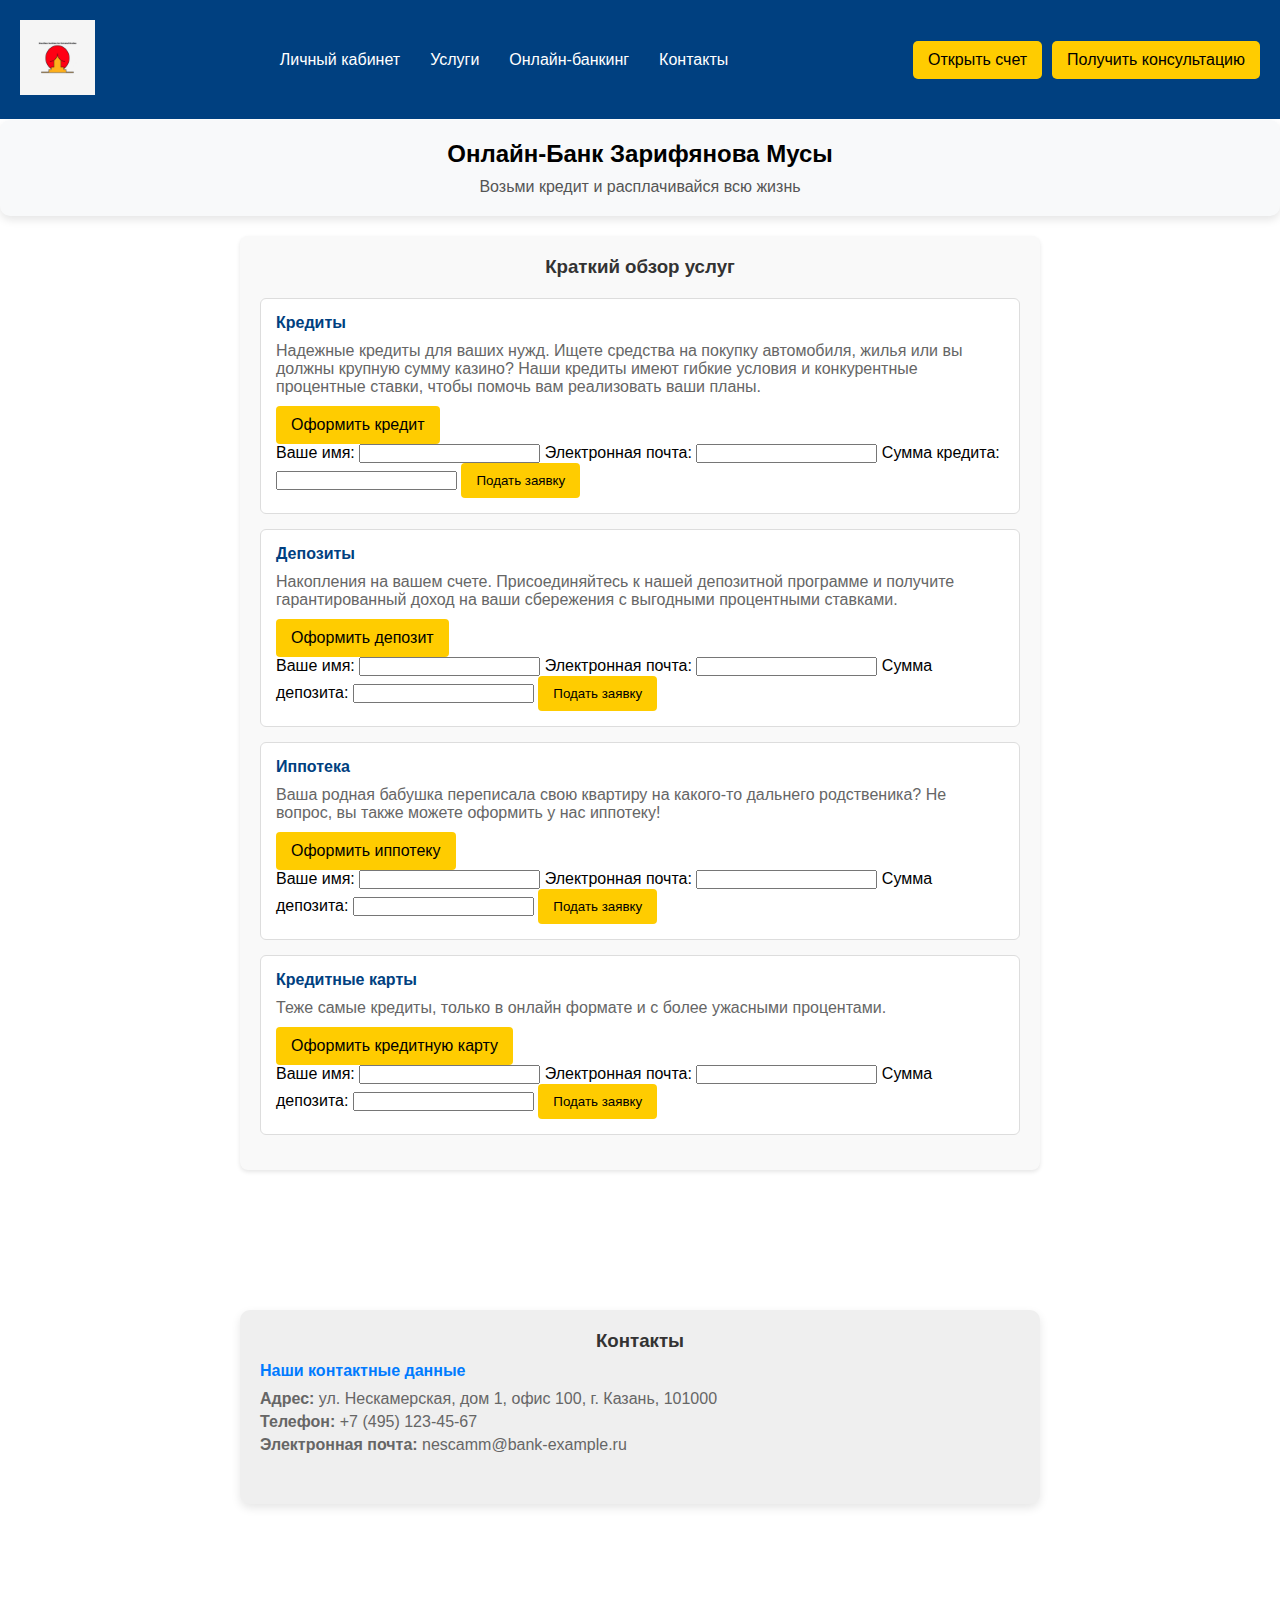
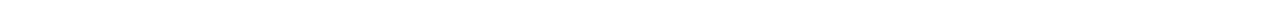
<file: service.html>
<!DOCTYPE html>
<html lang="ru">
<head>
    <meta charset="UTF-8">
    <meta name="viewport" content="width=device-width, initial-scale=1.0">
    <title>Bank</title>
    <link rel="stylesheet" href="styles.css">
</head>
<body>
    <header class="header">
        <div class="logo">
          <a href="index.html">
            <img src="logoBank.png" alt="Логотип банка">
          </a>
        </div>
        <nav class="navbar">
            <ul>
                <li><a href="profile.html">Личный кабинет</a></li>
                <li><a href="service.html">Услуги</a></li>
                <li><a href="#">Онлайн-банкинг</a></li>
                <li><a href="contacts.html">Контакты</a></li>
            </ul>
        </nav>
        <div class="buttons">
            <button class="btn">Открыть счет</button>
            <button class="btn">Получить консультацию</button>
        </div>
    </header>

    <div class="body-content">
        <div class="label" style="margin-top: 120px;"">
            <h2>Онлайн-Банк Зарифянова Мусы</h2>
            <p class="credit-note">Возьми кредит и расплачивайся всю жизнь</p>
        </div>

        <div class="services-overview">
            <h3>Краткий обзор услуг</h3>

            <div class="service">
                <h4>Кредиты</h4>
                <p>Надежные кредиты для ваших нужд. Ищете средства на покупку автомобиля, жилья или вы должны крупную сумму казино? Наши кредиты имеют гибкие условия и конкурентные процентные ставки, чтобы помочь вам реализовать ваши планы.</p>
                <button class="btn service-button" onclick="toggleForm('creditForm')">Оформить кредит</button>
                <div id="creditForm" class="service-form">
                    <form action="#" method="post">
                        <label for="creditName">Ваше имя:</label>
                        <input type="text" id="creditName" name="name" required>

                        <label for="creditEmail">Электронная почта:</label>
                        <input type="email" id="creditEmail" name="email" required>

                        <label for="creditAmount">Сумма кредита:</label>
                        <input type="number" id="creditAmount" name="amount" required>

                        <button type="submit">Подать заявку</button>
                    </form>
                </div>
            </div>

            <div class="service">
                <h4>Депозиты</h4>
                <p>Накопления на вашем счете. Присоединяйтесь к нашей депозитной программе и получите гарантированный доход на ваши сбережения с выгодными процентными ставками.</p>
                <button class="btn service-button" onclick="toggleForm('depositForm')">Оформить депозит</button>
                <div id="depositForm" class="service-form">
                    <form action="#" method="post">
                        <label for="depositName">Ваше имя:</label>
                        <input type="text" id="depositName" name="name" required>

                        <label for="depositEmail">Электронная почта:</label>
                        <input type="email" id="depositEmail" name="email" required>

                        <label for="depositAmount">Сумма депозита:</label>
                        <input type="number" id="depositAmount" name="amount" required>

                        <button type="submit">Подать заявку</button>
                    </form>
                </div>
            </div>

            <div class="service">
                <h4>Иппотека</h4>
                <p>Ваша родная бабушка переписала свою квартиру на какого-то дальнего родственика? Не вопрос, вы также можете оформить у нас иппотеку!</p>
                <button class="btn service-button" onclick="toggleForm('depositForm')">Оформить иппотеку</button>
                <div id="depositForm" class="service-form">
                    <form action="#" method="post">
                        <label for="depositName">Ваше имя:</label>
                        <input type="text" id="depositName" name="name" required>

                        <label for="depositEmail">Электронная почта:</label>
                        <input type="email" id="depositEmail" name="email" required>

                        <label for="depositAmount">Сумма депозита:</label>
                        <input type="number" id="depositAmount" name="amount" required>

                        <button type="submit">Подать заявку</button>
                    </form>
                </div>
            </div>

            <div class="service">
                <h4>Кредитные карты</h4>
                <p>Теже самые кредиты, только в онлайн формате и с более ужасными процентами.</p>
                <button class="btn service-button" onclick="toggleForm('depositForm')">Оформить кредитную карту</button>
                <div id="depositForm" class="service-form">
                    <form action="#" method="post">
                        <label for="depositName">Ваше имя:</label>
                        <input type="text" id="depositName" name="name" required>

                        <label for="depositEmail">Электронная почта:</label>
                        <input type="email" id="depositEmail" name="email" required>

                        <label for="depositAmount">Сумма депозита:</label>
                        <input type="number" id="depositAmount" name="amount" required>

                        <button type="submit">Подать заявку</button>
                    </form>
                </div>
            </div>

        </div>

        <div class="contacts-section">
            <h3>Контакты</h3>

            <div class="contact-info">
                <h4>Наши контактные данные</h4>
                <p><strong>Адрес:</strong> ул. Нескамерская, дом 1, офис 100, г. Казань, 101000</p>
                <p><strong>Телефон:</strong> +7 (495) 123-45-67</p>
                <p><strong>Электронная почта:</strong> nescamm@bank-example.ru</p>
            </div>
        </div>
    </div>
</body>
</file>
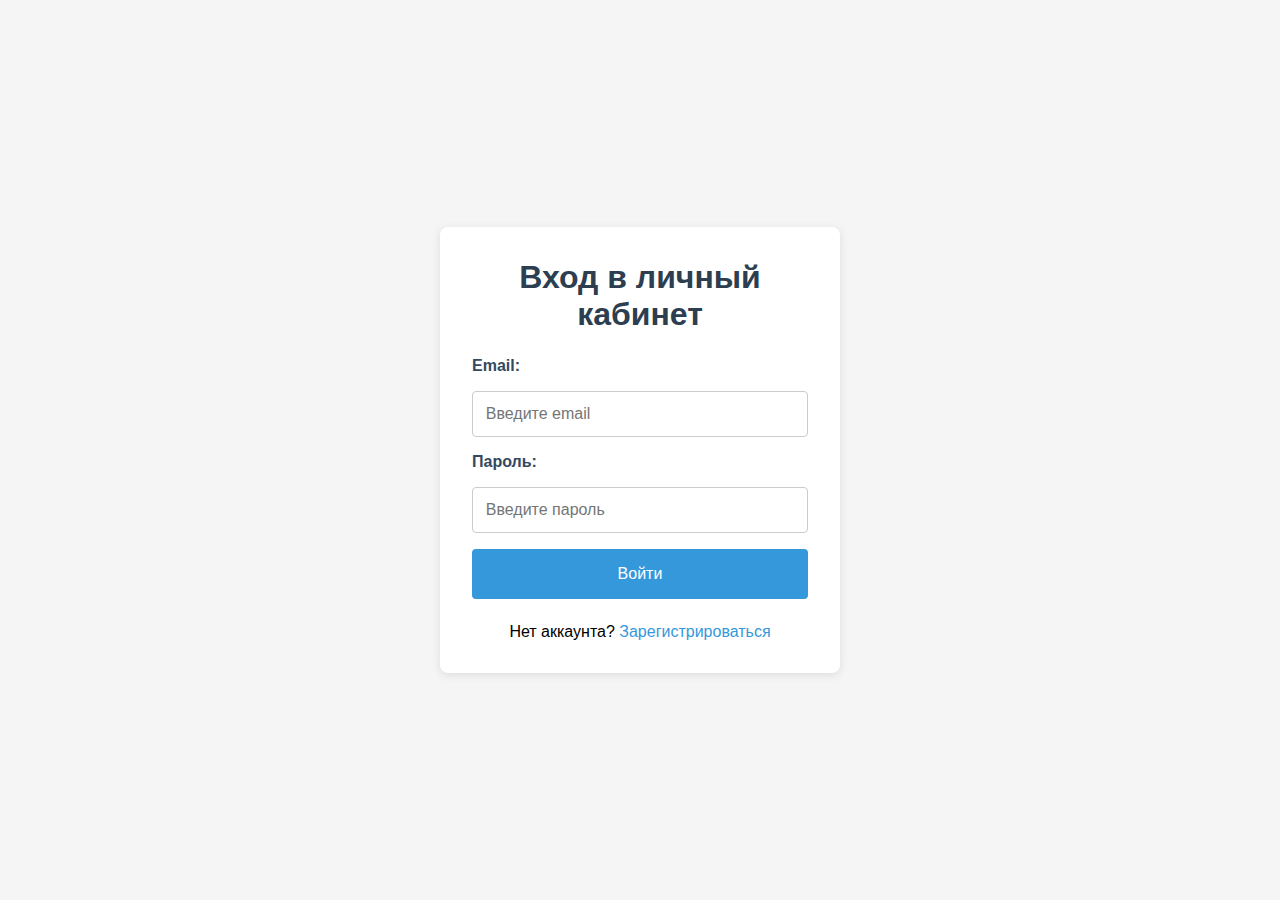
<file: signIn.html>
<!DOCTYPE html>
<html lang="ru">
<head>
  <meta charset="UTF-8" />
  <meta name="viewport" content="width=device-width, initial-scale=1.0"/>
  <title>Вход в личный кабинет | Банк</title>
  <link rel="stylesheet" href="styles.css" />
  <style>
    body {
      font-family: 'Arial', sans-serif;
      background-color: #f5f5f5;
      display: flex;
      justify-content: center;
      align-items: center;
      min-height: 100vh;
      margin: 0;
    }

    .container {
      background-color: white;
      padding: 2rem;
      border-radius: 8px;
      box-shadow: 0 2px 10px rgba(0, 0, 0, 0.1);
      max-width: 400px;
      width: 100%;
    }

    h1 {
      text-align: center;
      color: #2c3e50;
      margin-bottom: 1.5rem;
    }

    form {
      display: flex;
      flex-direction: column;
      gap: 1rem;
    }

    label {
      font-weight: bold;
      color: #34495e;
    }

    input {
      padding: 0.8rem;
      border: 1px solid #ccc;
      border-radius: 4px;
      font-size: 1rem;
    }

    button {
      background-color: #3498db;
      color: white;
      border: none;
      padding: 1rem;
      border-radius: 4px;
      font-size: 1rem;
      cursor: pointer;
    }

    button:hover {
      background-color: #2980b9;
    }

    .error-message {
      display: none;
      color: #e74c3c;
      text-align: center;
      margin-top: 1rem;
    }

    p {
      text-align: center;
      margin-top: 1.5rem;
    }

    a {
      color: #3498db;
      text-decoration: none;
    }

    a:hover {
      text-decoration: underline;
    }
  </style>
</head>
<body>
  <div class="container">
    <h1>Вход в личный кабинет</h1>
    <form id="loginForm">
      <label for="email">Email:</label>
      <input type="email" id="email" name="email" required placeholder="Введите email" />

      <label for="password">Пароль:</label>
      <input type="password" id="password" name="password" required placeholder="Введите пароль" />

      <div id="errorMessage" class="error-message"></div>

      <button type="submit">Войти</button>
    </form>
    <p>Нет аккаунта? <a href="registerWindow.html">Зарегистрироваться</a></p>
  </div>

 <script>
document.getElementById("loginForm").addEventListener("submit", async function (e) {
    e.preventDefault();

    const email = document.getElementById("email").value;
    const password = document.getElementById("password").value;
    const errorMessage = document.getElementById("errorMessage");
    errorMessage.style.display = "none";

    try {
        const response = await fetch("sigInBack.php", {
            method: "POST",
            headers: {
                "Content-Type": "application/json"
            },
            body: JSON.stringify({ email, password })
        });

        // Проверка HTTP-статуса
        if (!response.ok) {
            throw new Error(`Ошибка сервера: ${response.status}`);
        }

        const result = await response.json();

        if (result.status === "success") {
            // Опционально: сохраним данные пользователя в localStorage
            // localStorage.setItem("user", JSON.stringify(result.user));

            // Перенаправление на главную
            setTimeout(() => {
                window.location.href = "index.html";
            }, 100);
        } else {
            errorMessage.textContent = result.message || "Ошибка авторизации";
            errorMessage.style.display = "block";
        }
    } catch (err) {
        console.error("Ошибка при подключении:", err);
        errorMessage.textContent = "Произошла ошибка при подключении к серверу";
        errorMessage.style.display = "block";
    }
});
</script>

</body>
</html>
</file>
<file: styles.css>
/* Основные настройки */
* {
  margin: 0;
  padding: 0;
  box-sizing: border-box;
}

body {
  font-family: Arial, sans-serif;
}

.header {
  position: fixed; /* Фиксируем заголовок */
  top: 0;         /* На верхней части страницы */
  left: 0;        /* Привязываем к левому краю */
  width: 100%;    /* Занимает всю ширину */
  background-color: #004080; /* Цвет фона заголовка */
  color: white;
  z-index: 1000;  /* Увеличиваем z-index, чтобы заголовок был выше содержимого */
  padding: 20px;
  display: flex;
  justify-content: space-between;
  align-items: center;
}

/* Настроки навигационной модели */
.header {
  display: flex;
  justify-content: space-between;
  align-items: center;
  padding: 20px;
  background-color: #004080;
  color: white;
}

.logo img {
  height: 75px;
}

.navbar ul {
  display: flex;
  list-style-type: none;
}

.navbar li {
  margin: 0 15px;
}

.navbar a {
  color: white;
  text-decoration: none;
  font-size: 16px;
}

.navbar a:hover {
  text-decoration: underline;
}

.buttons {
  display: flex;
  gap: 10px;
}

.btn {
  background-color: #ffcc00;
  border: none;
  border-radius: 5px;
  padding: 10px 15px;
  cursor: pointer;
  font-size: 16px;
}

.btn:hover {
  background-color: #e6b800;
}

.carousel {
  height: 300px; /* высота карусели */
}

.carousel .carousel-inner {
  height: 300px; /* высота внутреннего контейнера карусели */
}

.carousel .carousel-item {
  height: 300px; /* высота каждого элемента карусели */
}

.carousel .carousel-item img {
  height: 100%; /* Высота изображений карусели */
  width: 100%; /* Ширина изображений карусели */
  object-fit: cover; /* Обеспечить обрезку изображения для сохранения пропорций */
}

/* Настроки лейбла сайта */
.label {
  text-align: center;
  background-color: #f8f9fa;
  padding: 20px 0;
  border-radius: 10px;
  box-shadow: 0 4px 8px rgba(0, 0, 0, 0.1);
  margin: 80px auto 20px auto; /* Увеличьте верхний отступ(120px) для устранения перекрытия */
}


.credit-note {
  color: #555;
  font-size: 16px;
  margin-top: 10px;
}



/* Настроки блока с краткой информации услуг */
.services-overview {
  max-width: 800px;
  margin: 0 auto;
  padding: 20px;
  background-color: #f9f9f9;
  border-radius: 8px;
  box-shadow: 0 2px 4px rgba(0, 0, 0, 0.1);
}

.services-overview h3 {
  text-align: center;
  color: #333;
  margin-bottom: 20px;
}

.service {
  border: 1px solid #ddd; /* Граница вокруг блока услуги */
  border-radius: 6px;
  margin-bottom: 15px;
  padding: 15px;
  background-color: #fff;
  transition: transform 0.3s; /* Плавный переход для эффекта наведения */
}

.service h4 {
  color: #004080;
  margin: 0 0 10px 0;
}

.service p {
  color: #666;
  margin-bottom: 10px;
}

.service button {
  background-color: #ffcc00;
  color: black;
  border: none;
  border-radius: 4px;
  padding: 10px 15px;
  cursor: pointer; /* Курсор pointer при наведении */
  transition: background-color 0.3s; /* Плавный переход для цвета кнопки */
}

.service:hover {
  transform: scale(1.03); /* Увеличение блока услуги при наведении */
}

.service button:hover {
  background-color: #e6b800;
}




/* Настроки блока преимущества банка */
.why-choose-us {
  max-width: 1200px;
  margin: 40px auto;
  padding: 20px;
  background-color: #f4f4f4;
  border-radius: 10px;
  box-shadow: 0 4px 10px rgba(0, 0, 0, 0.1);
}

.why-choose-us h3 {
  text-align: center;
  color: #333;
  margin-bottom: 20px;
}

.reason-card {
  background-color: #ffffff;
  border-radius: 10px;
  padding: 20px;
  margin: 15px;
  box-shadow: 0 2px 8px rgba(0, 0, 0, 0.1);
  transition: transform 0.3s, box-shadow 0.3s; /* Плавный переход для эффекта */
}

.reason-card:hover {
  transform: translateY(-5px); /* Подъем карточки при наведении */
  box-shadow: 0 4px 15px rgba(0, 0, 0, 0.2); /* Увеличение тени при наведении */
}

.reason-card h4 {
  color: #007bff;
  margin-bottom: 10px;
}

.reason-card p {
  color: #666;
  margin: 0;
}




/* Настроки блока преимущества банка */
.contacts-section {
  max-width: 800px;
  margin: 40px auto;
  padding: 20px;
  background-color: #efefef;
  border-radius: 10px;
  box-shadow: 0 4px 10px rgba(0, 0, 0, 0.1);
  margin: 140px auto 100px auto;
}

.contacts-section h3 {
  text-align: center;
  color: #333;
  margin-bottom: 10px
}

.contact-info {
  margin-bottom: 30px;
}

.contact-info h4 {
  color: #007bff;
  margin-bottom: 10px;
}

.contact-info p {
  color: #666;
  margin: 5px 0;
}

.contact-form {
  background-color: white;
  padding: 20px;
  border-radius: 8px;
  box-shadow: 0 2px 5px rgba(0, 0, 0, 0.1);
}

.contact-form h4 {
  color: #007bff;
  margin-bottom: 15px;
}

.contact-form label {
  display: block; /* Блоковое отображение для меток */
  margin-bottom: 5px;
  color: #333;
}

.contact-form input,
.contact-form textarea {
  width: 100%;
  padding: 10px;
  margin-bottom: 15px;
  border: 1px solid #ccc;
  border-radius: 4px;
}

.contact-form button {
  background-color: #007bff;
  color: white;
  border: none;
  border-radius: 4px;
  padding: 10px 15px;
  cursor: pointer; /* Курсор pointer при наведении */
  transition: background-color 0.3s; /* Плавный переход для цвета кнопки */
}

.contact-form button:hover {
  background-color: #0056b3;
}
</file>
<file: getConsultationStyle.css>
body {
  font-family: Arial, sans-serif;
  margin: 0;
  padding: 0;
  line-height: 1.6;
}

.container {
  width: 80%;
  margin: auto;
  overflow: hidden;
}

header {
  background: #007bff;
  color: #ffffff;
  padding: 20px 0;
}

header h1 {
  text-align: center;
}

nav {
  margin-top: 15px;
}

nav ul {
  list-style: none;
  text-align: center;
}

nav ul li {
  display: inline;
  margin: 0 20px;
}

nav ul li a {
  color: #ffffff;
  text-decoration: none;
}

main {
  padding: 20px;
}

h2 {
  color: #007bff;
}

form {
  background: #f4f4f4;
  padding: 20px;
  border-radius: 5px;
  margin-bottom: 20px;
}

label {
  display: block;
  margin-top: 10px;
}

input, textarea {
  width: 100%;
  padding: 10px;
  margin-top: 5px;
  border: 1px solid #ccc;
  border-radius: 5px;
}

button {
  background: #007bff;
  color: white;
  border: none;
  padding: 10px 15px;
  border-radius: 5px;
  cursor: pointer;
  margin-top: 10px;
}

button:hover {
  background: #0056b3;
}

footer {
  background: #f4f4f4;
  color: #333;
  text-align: center;
  padding: 10px 0;
  margin-top: 20px;
}
</file>
<file: onlineBankingStyle.css>
body {
  font-family: Arial, sans-serif;
  margin: 0;
  padding: 0;
  line-height: 1.6;
}

.container {
  width: 80%;
  margin: auto;
  overflow: hidden;
}

header {
  background: #007bff;
  color: #ffffff;
  padding: 20px 0;
}

header h1 {
  text-align: center;
}

main {
  padding: 20px;
}

h2 {
  color: #007bff;
}

ul, ol {
  margin-left: 20px;
}

footer {
  background: #f4f4f4;
  color: #333;
  text-align: center;
  padding: 10px 0;
  margin-top: 20px;
}
</file>
<file: headerStyles.css>
/* Основные настройки */
* {
  margin: 0;
  padding: 0;
  box-sizing: border-box;
}

body {
  font-family: Arial, sans-serif;
  background-color: #f2f2f2;
}

/* Настройки заголовка */
.header {
  position: fixed;
  top: 0;
  left: 0;
  width: 100%;
  background-color: #004080;
  z-index: 1000;
  display: flex;
  justify-content: space-between;
  align-items: center;
  padding: 20px;
  color: white;
}

.logo img {
  height: 75px;
}

.navbar ul {
  display: flex;
  list-style-type: none;
}

.navbar li {
  margin: 0 15px;
}

.navbar a {
  color: white;
  text-decoration: none;
  font-size: 16px;
}

.navbar a:hover {
  text-decoration: underline;
}

.buttons {
  display: flex;
  gap: 10px;
}

.btn {
  background-color: #ffcc00;
  border: none;
  border-radius: 5px;
  padding: 10px 15px;
  cursor: pointer;
  font-size: 16px;
}

.btn:hover {
  background-color: #e6b800;
}

/* Контейнер профиля */
.profile-container {
  max-width: 800px;
  margin: 120px auto; /* Отступ сверху для меню */
  padding: 20px;
  background-color: #ffffff;
  border-radius: 10px;
  box-shadow: 0 4px 8px rgba(0, 0, 0, 0.1);
}

/* Заголовки и акценты */
.profile-container h2 {
  text-align: center;
  color: #333;
  margin-bottom: 20px;
}

.profile-info, .account-details, .services {
  margin-bottom: 30px;
}

.profile-info h3, .account-details h3, .services h3 {
  color: #004080;
  margin-bottom: 15px;
}

/* Стили для контактной формы */
.contact-form {
  background-color: #f9f9f9;
  padding: 20px;
  border-radius: 8px;
  box-shadow: 0 2px 5px rgba(0, 0, 0, 0.1);
}

.contact-form h4 {
  color: #333;
  margin-bottom: 15px;
}

.contact-form label {
  display: block; /* Блоковое отображение для меток */
  margin-bottom: 5px;
  color: #333;
}

.contact-form input,
.contact-form textarea {
  width: 100%;
  padding: 10px;
  margin-bottom: 15px;
  border: 1px solid #ccc;
  border-radius: 4px;
}

.contact-form button {
  background-color: #007bff;
  color: white;
  border: none;
  border-radius: 4px;
  padding: 10px 15px;
  cursor: pointer; /* Курсор pointer при наведении */
  transition: background-color 0.3s; /* Плавный переход для цвета кнопки */
}

.contact-form button:hover {
  background-color: #0056b3;
}

/* Стили для ссылок на услуги */
.services ul {
  list-style-type: none;
  padding: 0;
}

.services li {
  margin-bottom: 10px;
  color: #004080;
}

.services a {
  text-decoration: none;
  color: #007bff;
}

.services a:hover {
  text-decoration: underline;
}

/* Общий стиль для всех текста */
p {
  color: #666;
  margin: 5px 0;
}
</file>
